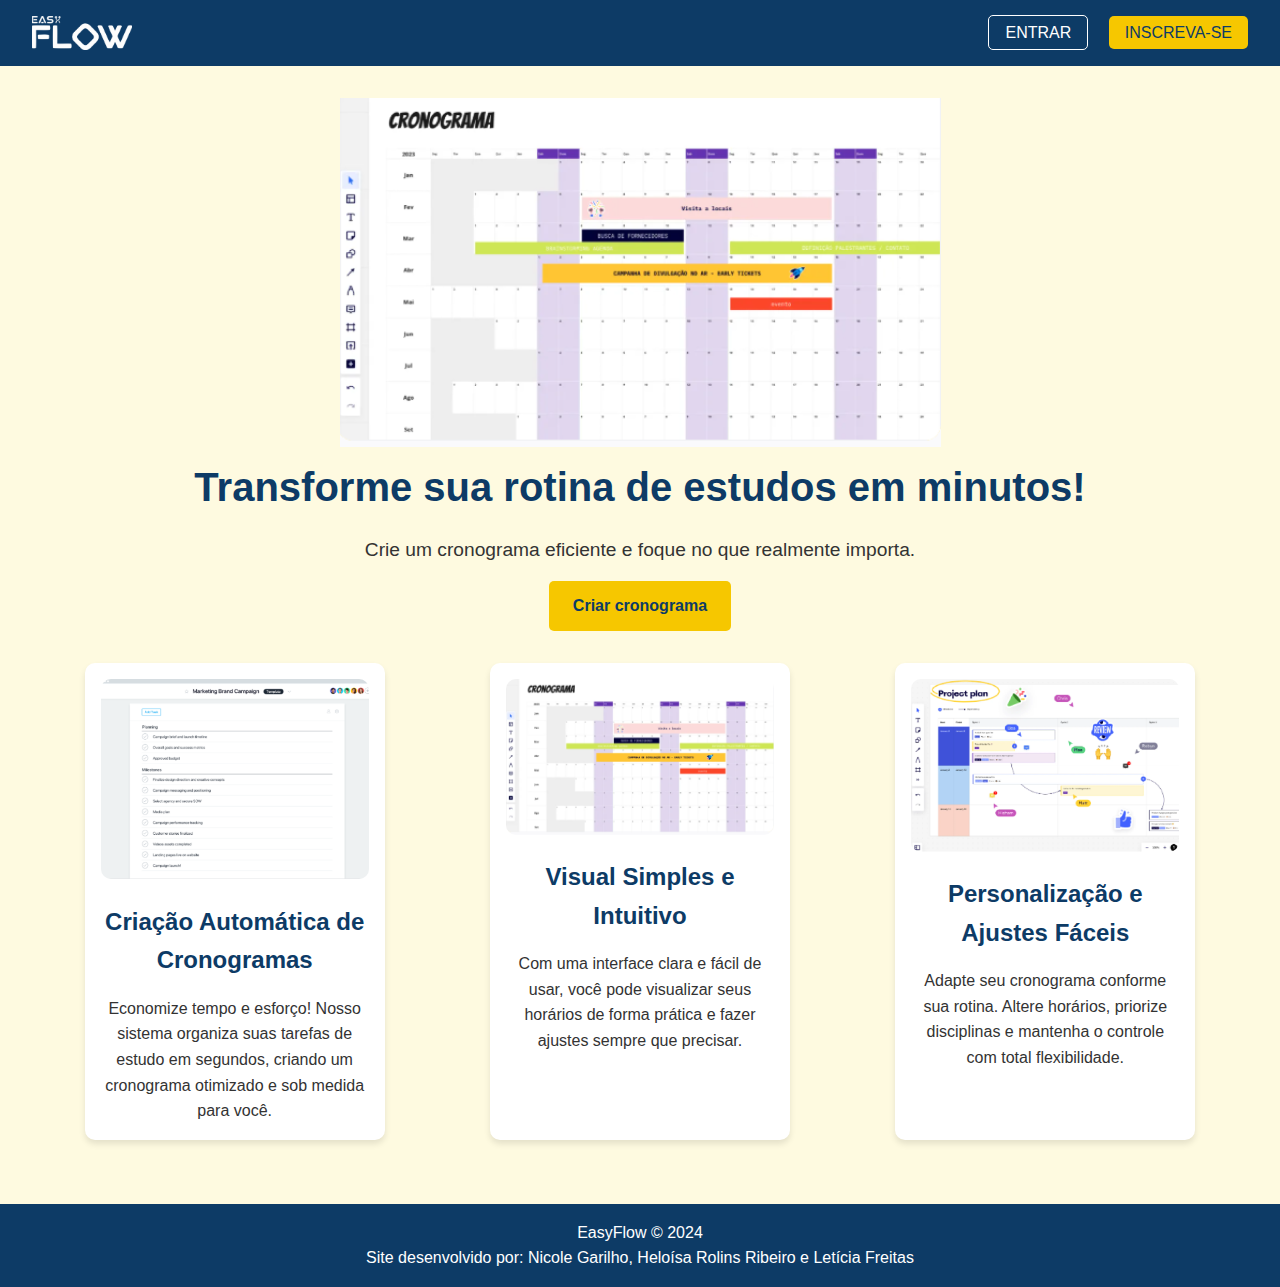
<file: index.html>
<!DOCTYPE html>
<html lang="pt-br">
<head>
    <meta charset="UTF-8">
    <meta name="viewport" content="width=device-width, initial-scale=1.0">
    <link rel="stylesheet" href="style.css">
    <title>EasyFlow</title>
    
</head>
<body>
    <header class="header">
        <img class="logo" src="imagenstcc/logoeasy.png" alt="Logo">
        <!-- <div class="logo" img src="imagenstcc/logoeasy.png" alt="Logo"></div> -->
        <nav class="nav">
            <a href="PagEntrar.html" class="btn">ENTRAR</a>
            <a href="PagCadastro.html" class="btn btn-secondary">INSCREVA-SE</a>
        </nav>
    </header>

    <main class="main-content">
        <section class="hero">
            <img src="imagenstcc/1 imagem.png" alt="Cronograma">
            <h1>Transforme sua rotina de estudos em minutos!</h1>
            <p>Crie um cronograma eficiente e foque no que realmente importa.</p>
            <a href="PagCriarCronograma.html" class="btn-primary">Criar cronograma</a>
        </section>

        <section class="features">
            <div class="feature">
                <img src="imagenstcc/2 imagem.png" alt="Cronograma">
                <h2>Criação Automática de Cronogramas</h2>
                <p>Economize tempo e esforço! Nosso sistema organiza suas tarefas de estudo em segundos, criando um cronograma otimizado e sob medida para você.</p>
            </div>

            <div class="feature">
                <img src="imagenstcc/3 imagem.png" alt="Visual simples e intuitivo">
                <h2>Visual Simples e Intuitivo</h2>
                <p>Com uma interface clara e fácil de usar, você pode visualizar seus horários de forma prática e fazer ajustes sempre que precisar.</p>
            </div>

            <div class="feature">
                <img src="imagenstcc/4 imagem.png" alt="Personalização e ajustes fáceis">
                <h2>Personalização e Ajustes Fáceis</h2>
                <p>Adapte seu cronograma conforme sua rotina. Altere horários, priorize disciplinas e mantenha o controle com total flexibilidade.</p>
            </div>
        </section>
    </main>

    <footer class="footer">
        <p>EasyFlow © 2024</p>
        <p>Site desenvolvido por: Nicole Garilho, Heloísa Rolins Ribeiro e Letícia Freitas</p>
    </footer>
</body>
</html>
</file>
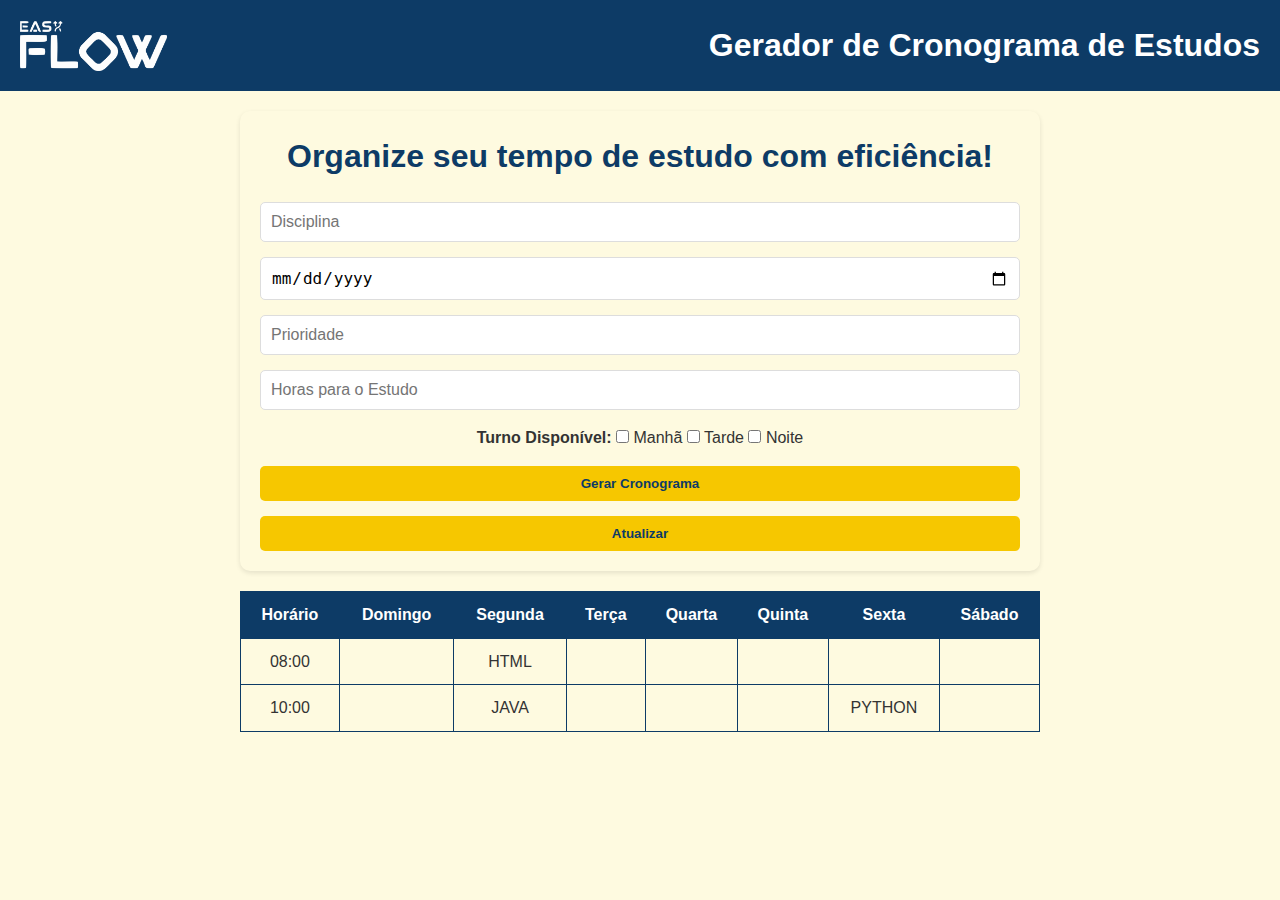
<file: GeradorCronograma.html>
<!DOCTYPE html>
<html lang="pt-br">
<head>
    <meta charset="UTF-8">
    <meta name="viewport" content="width=device-width, initial-scale=1.0">
    <link rel="stylesheet" href="style.css">
    <title>Gerador de Cronograma de Estudos</title>
    <style>
        * {
            margin: 0;
            padding: 0;
            box-sizing: border-box;
            
        }

        body {
            font-family: Arial, sans-serif;
            background-color: #FEFAE0;
            color: #333;
        }

        .header {
            background-color: #0D3B66;
            color: white;
            text-align: center;
            padding: 20px;
        }

        .header img {
            height: 50px;
        }

        .formulario {
            max-width: 800px;
            margin: 20px auto;
            padding: 20px;
            background-color: #FEFAE0;
            border-radius: 10px;
            text-align: center;
            box-shadow: 0px 2px 5px rgba(0, 0, 0, 0.1);
        }

        .formulario h1 {
            margin-bottom: 20px;
            color: #0D3B66;
        }

        .formulario form {
            display: flex;
            flex-wrap: wrap;
            gap: 15px;
            justify-content: space-between;
        }

        .formulario input {
            padding: 10px;
            font-size: 1rem;
            border: 1px solid #ddd;
            border-radius: 5px;
            flex: 1 1 calc(33.33% - 20px);
        }

        .formulario .botao {
            background-color: #F6C700;
            color: #0D3B66;
            padding: 10px 20px;
            border-radius: 5px;
            font-weight: bold;
            border: none;
            cursor: pointer;
            transition: background-color 0.3s;
        }

        .formulario .botao:hover {
            background-color: #0D3B66;
            color: white;
        }

        .tabela-cronograma {
            max-width: 800px;
            margin: 20px auto;
            border-collapse: collapse;
            width: 100%;
        }

        .tabela-cronograma th,
        .tabela-cronograma td {
            border: 1px solid #0D3B66;
            padding: 10px;
            text-align: center;
        }

        .tabela-cronograma th {
            background-color: #0D3B66;
            color: white;
        }

        .modal {
            display: none;
            position: fixed;
            top: 50%;
            left: 50%;
            transform: translate(-50%, -50%);
            background-color: #FEFAE0;
            padding: 20px;
            border-radius: 10px;
            box-shadow: 0px 4px 8px rgba(0, 0, 0, 0.2);
            width: 90%;
            max-width: 500px;
            z-index: 1000;
        }

        .modal.active {
            display: block;
        }

        .modal h2 {
            margin-bottom: 20px;
            color: #0D3B66;
        }

        .modal form {
            display: flex;
            flex-direction: column;
            gap: 15px;
        }

        .modal label {
            font-weight: bold;
            color: #333;
        }

        .modal input {
            padding: 10px;
            border: 1px solid #ddd;
            border-radius: 5px;
        }

        .modal .botoes {
            display: flex;
            justify-content: space-between;
            gap: 10px;
        }

        .modal .botoes .botao {
            flex: 1;
        }

        .overlay {
            display: none;
            position: fixed;
            top: 0;
            left: 0;
            width: 100%;
            height: 100%;
            background-color: rgba(0, 0, 0, 0.5);
            z-index: 999;
        }

        .overlay.active {
            display: block;
        }
    </style>
</head>
<body>
    <header class="header">
        <img src="imagenstcc/logoeasy.png" alt="Logo">
        <h1>Gerador de Cronograma de Estudos</h1>
       
    </header>

    <section class="formulario">
        <h1>Organize seu tempo de estudo com eficiência!</h1>
        <form>
            <input type="text" placeholder="Disciplina">
            <input type="date">
            <input type="number" placeholder="Prioridade">
            <input type="number" placeholder="Horas para o Estudo">
            <div>
                <label>Turno Disponível:</label>
                <input type="checkbox"> Manhã
                <input type="checkbox"> Tarde
                <input type="checkbox"> Noite
            </div>
            <button type="button" class="botao">Gerar Cronograma</button>
            <button type="button" class="botao">Atualizar</button>
        </form>
    </section>

    <table class="tabela-cronograma">
        <thead>
            <tr>
                <th>Horário</th>
                <th>Domingo</th>
                <th>Segunda</th>
                <th>Terça</th>
                <th>Quarta</th>
                <th>Quinta</th>
                <th>Sexta</th>
                <th>Sábado</th>
            </tr>
        </thead>
        <tbody>
            <tr>
                <td>08:00</td>
                <td></td>
                <td>HTML</td>
                <td></td>
                <td></td>
                <td></td>
                <td></td>
                <td></td>
            </tr>
            <tr>
                <td>10:00</td>
                <td></td>
                <td>JAVA</td>
                <td></td>
                <td></td>
                <td></td>
                <td>PYTHON</td>
                <td></td>
            </tr>
        </tbody>
    </table>

    <div class="overlay"></div>
    <div class="modal">
        <h2>Adicionar título</h2>
        <form>
            <label>Evento ou Tarefa:</label>
            <input type="text">
            <label>Disponibilidade:</label>
            <input type="radio"> Sim
            <input type="radio"> Não
            <div class="botoes">
                <button class="botao">Salvar</button>
                <button class="botao">Excluir</button>
            </div>
        </form>
    </div>
</body>
</html>
</file>
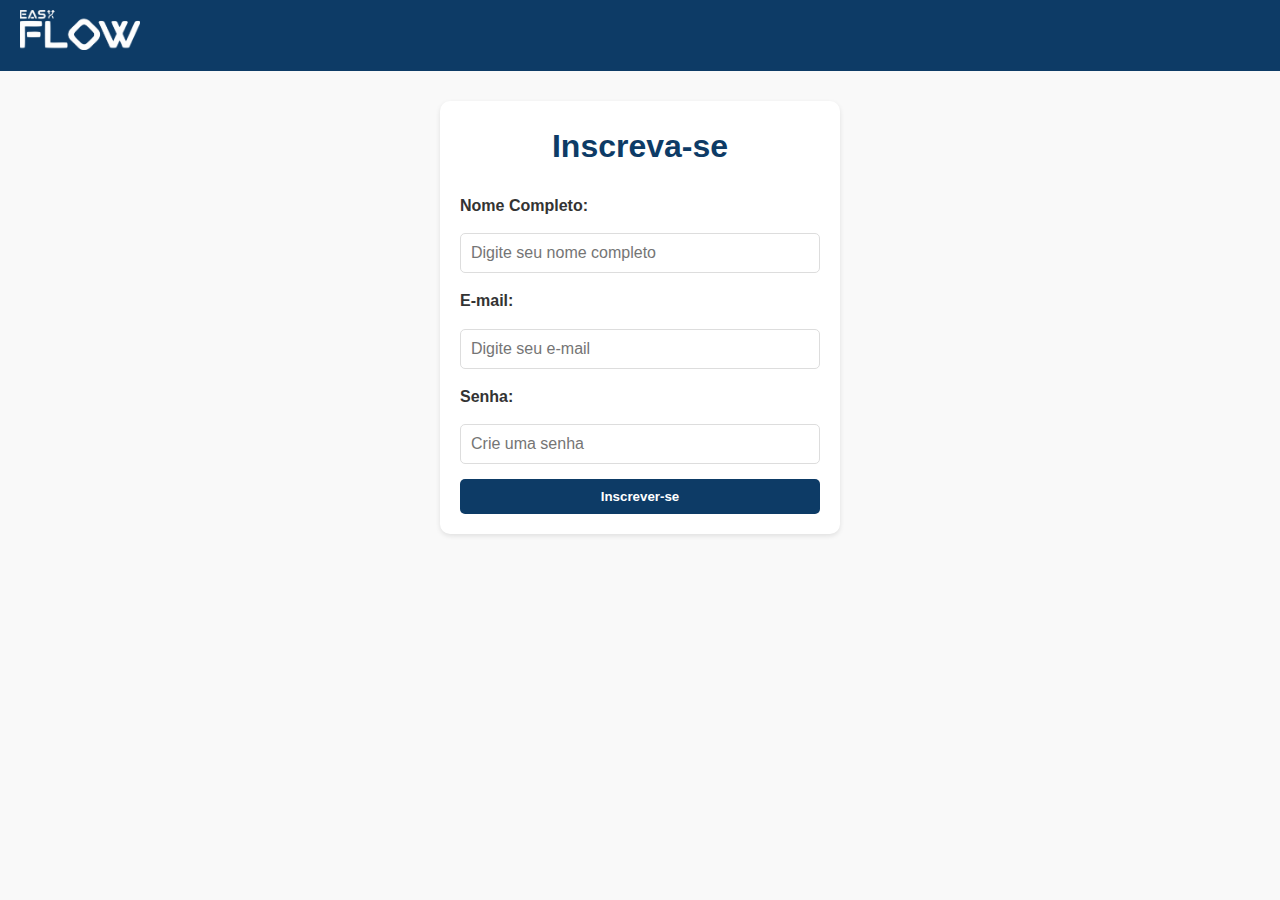
<file: PagCadastro.html>
<!DOCTYPE html>
<html lang="pt-br">
<head>
    <meta charset="UTF-8">
    <meta name="viewport" content="width=device-width, initial-scale=1.0">
    <link rel="stylesheet" href="style.css">
    <title>Inscrever-se - EasyFlow</title>
</head>
<body>
    <header class="cabecalho">
        <a href="index.html" class="logo"> <img height="40px" width="120px" src="imagenstcc/logoeasy.png" alt="Logo"></a>
        <!-- <img class="logo" src="imagenstcc/logoeasy.png" alt="Logo"> -->
        <!-- <a href="index.html" class="logo">EasyFlow</a> -->
    </header>

    <main class="formulario">
        <h1>Inscreva-se</h1>
        <form action="#" method="post">
            <label for="nome">Nome Completo:</label>
            <input type="text" id="nome" name="nome" placeholder="Digite seu nome completo">

            <label for="email">E-mail:</label>
            <input type="email" id="email" name="email" placeholder="Digite seu e-mail">

            <label for="senha">Senha:</label>
            <input type="password" id="senha" name="senha" placeholder="Crie uma senha">

            <button type="submit" class="botao">Inscrever-se</button>
        </form>
    </main>
</body>
</html>
</file>
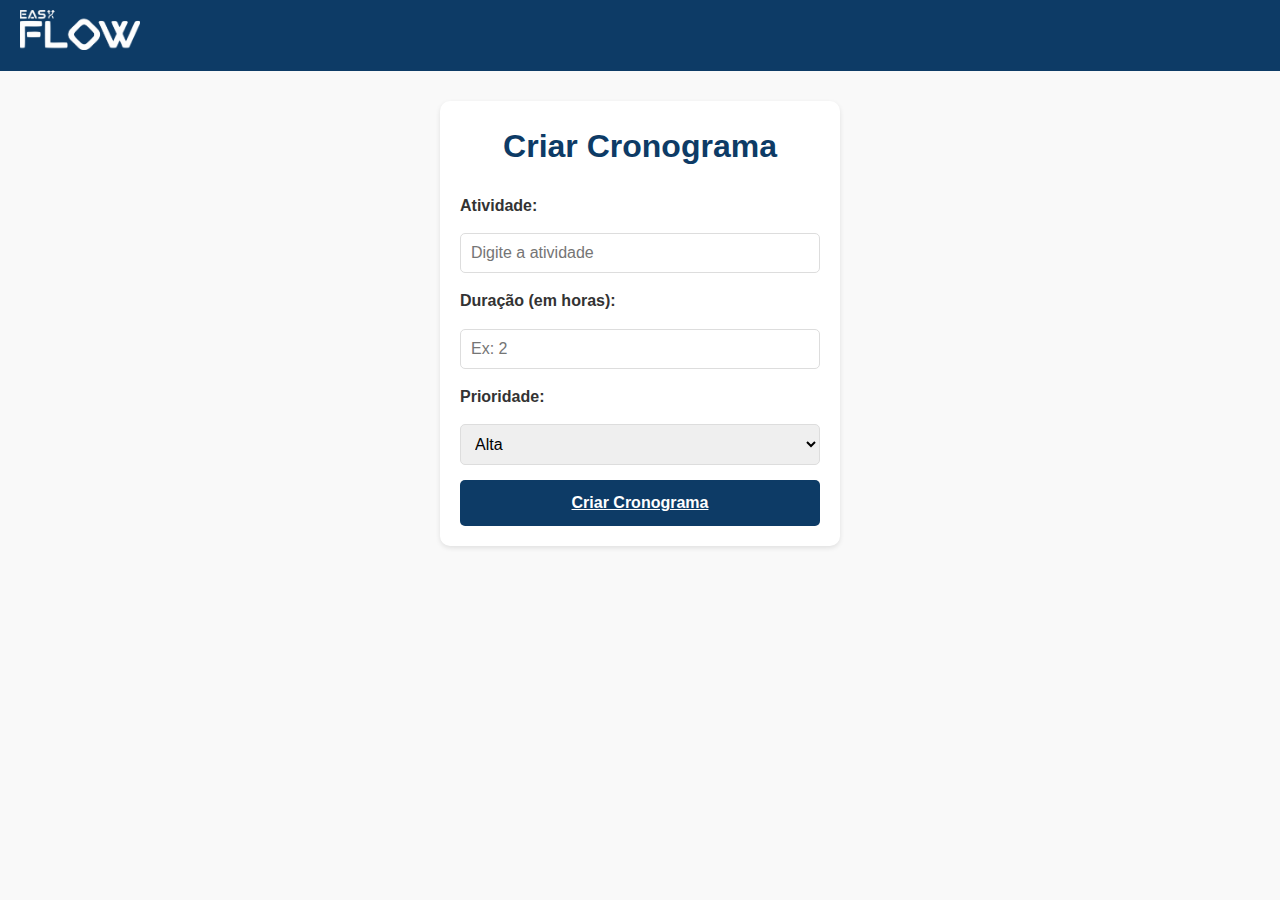
<file: PagCriarCronograma.html>
<!DOCTYPE html>
<html lang="pt-br">
<head>
    <meta charset="UTF-8">
    <meta name="viewport" content="width=device-width, initial-scale=1.0">
    <link rel="stylesheet" href="style.css">
    <title>Criar Cronograma - EasyFlow</title>
</head>
<body>
    <header class="cabecalho">
        <a href="index.html" class="logo"><img height="40px" width="120px" src="imagenstcc/logoeasy.png" alt="Logo"></a>
    </header>

    <main class="formulario">
        <h1>Criar Cronograma</h1>
        <form action="#" method="post">
            <label for="atividade">Atividade:</label>
            <input type="text" id="atividade" name="atividade" placeholder="Digite a atividade">

            <label for="tempo">Duração (em horas):</label>
            <input type="number" id="tempo" name="tempo" placeholder="Ex: 2">

            <label for="prioridade">Prioridade:</label>
            <select id="prioridade" name="prioridade">
                <option value="alta">Alta</option>
                <option value="media">Média</option>
                <option value="baixa">Baixa</option>
            </select>

            <a href="GeradorCronograma.html" class="botao">Criar Cronograma</a>


            <!-- <form action="GeradorCronograma.html" method="get">
                <button type="submit" class="botao">Criar Cronograma</button>
            </form> -->
            

            <!-- <button type="submit" class="botao">Criar Cronograma</button> -->
        </form>
    </main>
</body>
</html>
</file>
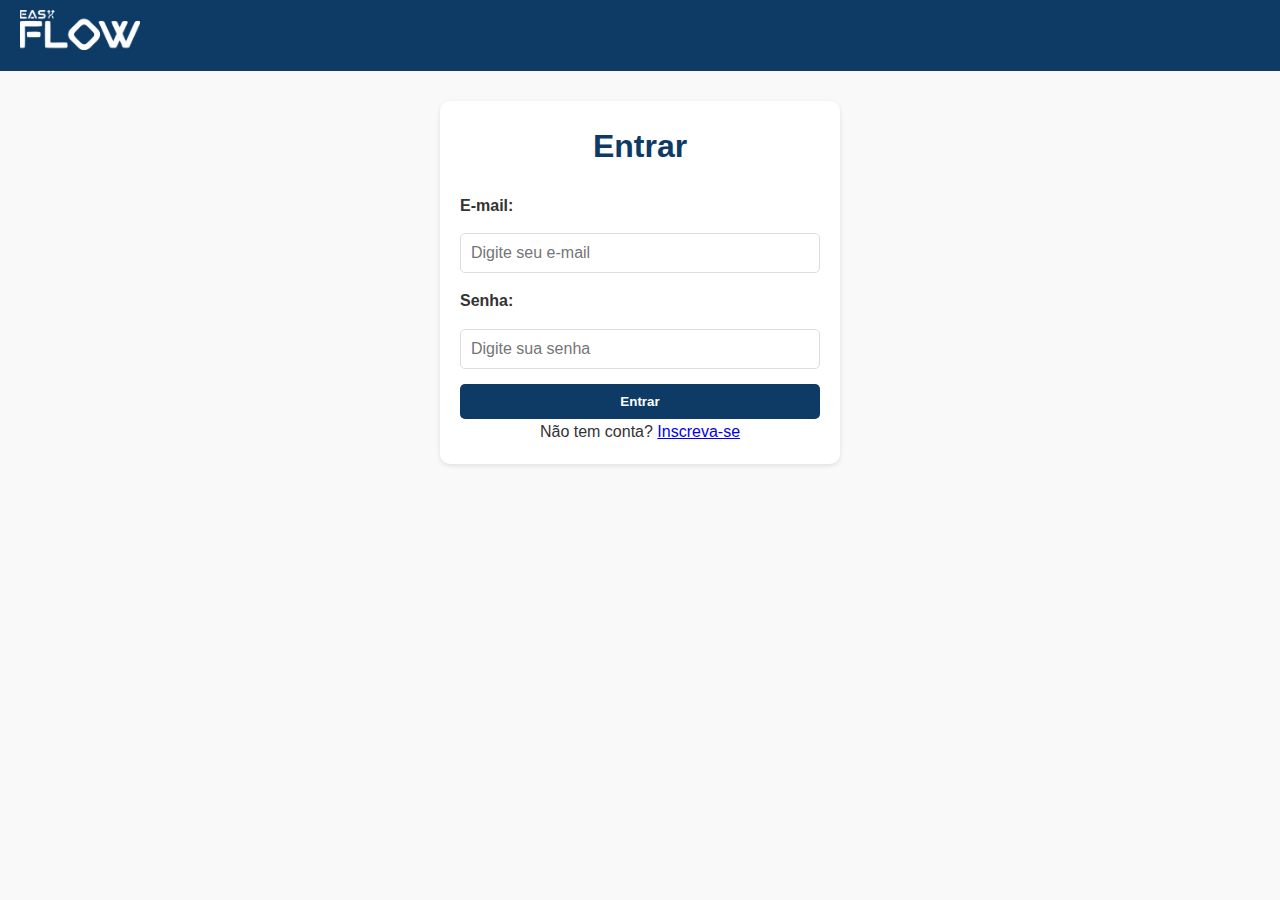
<file: PagEntrar.html>
<!DOCTYPE html>
<html lang="pt-br">
<head>
    <meta charset="UTF-8">
    <meta name="viewport" content="width=device-width, initial-scale=1.0">
    <link rel="stylesheet" href="style.css">
    <title>Entrar - EasyFlow</title>
</head>
<body>
    <header class="cabecalho">
        <a href="index.html" class="logo"><img height="40px" width="120px" src="imagenstcc/logoeasy.png" alt="Logo"></a>
    </header>

    <main class="formulario">
        <h1>Entrar</h1>
        <form action="#" method="post">
            <label for="email">E-mail:</label>
            <input type="email" id="email" name="email" placeholder="Digite seu e-mail">

            <label for="senha">Senha:</label>
            <input type="password" id="senha" name="senha" placeholder="Digite sua senha">

            <button type="submit" class="botao">Entrar</button>
        </form>
        <p>Não tem conta? <a href="inscrever-se.html">Inscreva-se</a></p>
    </main>
</body>
</html>
</file>
<file: style.css>
* {
    margin: 0;
    padding: 0;
    box-sizing: border-box;
}

body {
    font-family: Arial, sans-serif;
    line-height: 1.6;
    color: #333;
    background-color: #fefae0;
}

.header {
    display: flex;
    justify-content: space-between;
    align-items: center;
    background-color: #0D3B66;
    padding: 1rem 2rem;
    color: #fff;
}

.logo {

    max-width: 100px;
}


.nav .btn {
    color: #fff;
    text-decoration: none;
    margin-left: 1rem;
    padding: 0.5rem 1rem;
    border: 1px solid #fff;
    border-radius: 5px;
    transition: background-color 0.3s;
}

.nav .btn:hover {
    background-color: #f6c700;
    color: #0D3B66;
}

.nav .btn-secondary {
    background-color: #f6c700;
    color: #0D3B66;
    border: none;
}

.nav .btn-secondary:hover {
    background-color: #fff;
    color: #0D3B66;
}

.main-content {
    background-color: #FEFAE0;
    text-align: center;
    padding: 2rem;
}

.hero h1 {
    font-size: 2.5rem;
    color: #0D3B66;
}

.hero p {
    margin: 1rem 0;
    font-size: 1.2rem;
}

.btn-primary {
    display: inline-block;
    background-color: #f6c700;
    color: #0D3B66;
    text-decoration: none;
    padding: 0.75rem 1.5rem;
    border-radius: 5px;
    font-weight: bold;
    transition: background-color 0.3s;
}

.btn-primary:hover {
    background-color: #0D3B66;
    color: #fff;
}

.features {
    display: flex;
    justify-content: space-around;
    flex-wrap: wrap;
    gap: 2rem;
    padding: 2rem 1rem;
}

.feature {
    max-width: 300px;
    background: #fff;
    border-radius: 10px;
    box-shadow: 0 4px 6px rgba(0, 0, 0, 0.1);
    padding: 1rem;
    text-align: center;
}

.feature img {
    max-width: 100%;
    border-radius: 10px;
}

.feature h2 {
    margin: 1rem 0;
    color: #0D3B66;
}

.footer {
    background-color: #0D3B66;
    color: #fff;
    text-align: center;
    padding: 1rem 0;
}

-------------------


/* Reset básico */
* {
    margin: 0;
    padding: 0;
    box-sizing: border-box;
    font-family: Arial, sans-serif;
}

/* Estilos gerais */
body {
    background-color: #f9f9f9;
    color: #333;
    line-height: 1.6;
}

/* Cabeçalho */
.cabecalho {
    display: flex;
    justify-content: space-between;
    align-items: center;
    padding: 10px 20px;
    background-color: #0D3B66;
    color: white;
    
}

.cabecalho .logo {
    font-size: 24px;
    font-weight: bold;
    color: white;
    text-decoration: none;
}

.navegacao {
    display: flex;
    gap: 15px;
}

.navegacao .botao {
    text-decoration: none;
    color: white;
    background-color: #0D3B66;
    padding: 10px 15px;
    border-radius: 5px;
    transition: background-color 0.3s;
}

.navegacao .botao:hover {
    background-color: #003d80;
}

.botao-secundario {
    background-color: #28a745;
}

.botao-secundario:hover {
    background-color: #1e7e34;
}

/* Conteúdo Principal */
.conteudo-principal {
    padding: 20px;
    text-align: center;
}

.apresentacao img {
    max-width: 100%;
    height: auto;
    margin-bottom: 20px;
}

.apresentacao h1 {
    font-size: 2rem;
    margin-bottom: 10px;
    color: #0D3B66;
}

.apresentacao p {
    font-size: 1.1rem;
    margin-bottom: 20px;
}

.apresentacao .botao-primario {
    background-color: #0D3B66;
    color: white;
    padding: 10px 20px;
    border-radius: 5px;
    text-decoration: none;
    font-weight: bold;
    transition: background-color 0.3s;
}

.apresentacao .botao-primario:hover {
    background-color: #0D3B66;
}

/* Seção de Recursos */
.recursos {
    display: flex;
    flex-wrap: wrap;
    justify-content: center;
    gap: 20px;
    margin-top: 30px;
}

.recurso {
    background-color: white;
    border: 1px solid #ddd;
    border-radius: 10px;
    padding: 20px;
    max-width: 300px;
    text-align: center;
    box-shadow: 0px 2px 5px rgba(0, 0, 0, 0.1);
    transition: transform 0.3s;
}

.recurso:hover {
    transform: translateY(-5px);
}

.recurso img {
    max-width: 100%;
    height: auto;
    margin-bottom: 15px;
}

.recurso h2 {
    font-size: 1.5rem;
    margin-bottom: 10px;
    color: #28a745;
}

.recurso p {
    font-size: 1rem;
    color: #666;
}

/* Rodapé */
.rodape {
    text-align: center;
    padding: 10px 20px;
    background-color: #0D3B66;
    color: white;
    font-size: 0.9rem;
    margin-top: 20px;
}

/* Formulários */
.formulario {
    max-width: 400px;
    margin: 30px auto;
    padding: 20px;
    background-color: white;
    border-radius: 10px;
    box-shadow: 0px 2px 5px rgba(0, 0, 0, 0.1);
    text-align: center;
}

.formulario h1 {
    margin-bottom: 20px;
    color: #0D3B66;
}

.formulario form {
    display: flex;
    flex-direction: column;
    gap: 15px;
}

.formulario label {
    font-size: 1rem;
    font-weight: bold;
    text-align: left;
    color: #333;
}

.formulario input,
.formulario select {
    padding: 10px;
    font-size: 1rem;
    border: 1px solid #ddd;
    border-radius: 5px;
}

.formulario input:focus,
.formulario select:focus {
    outline: none;
    border-color: #0D3B66;
}

.formulario .botao {
    background-color: #0D3B66;
    color: white;
    padding: 10px;
    border-radius: 5px;
    font-weight: bold;
    border: none;
    cursor: pointer;
    transition: background-color 0.3s;
}

.formulario .botao:hover {
    background-color: #0D3B66;
}

/* Responsividade */
@media (max-width: 768px) {
    .recursos {
        flex-direction: column;
        align-items: center;
    }

    .recurso {
        max-width: 90%;
    }
}
</file>
